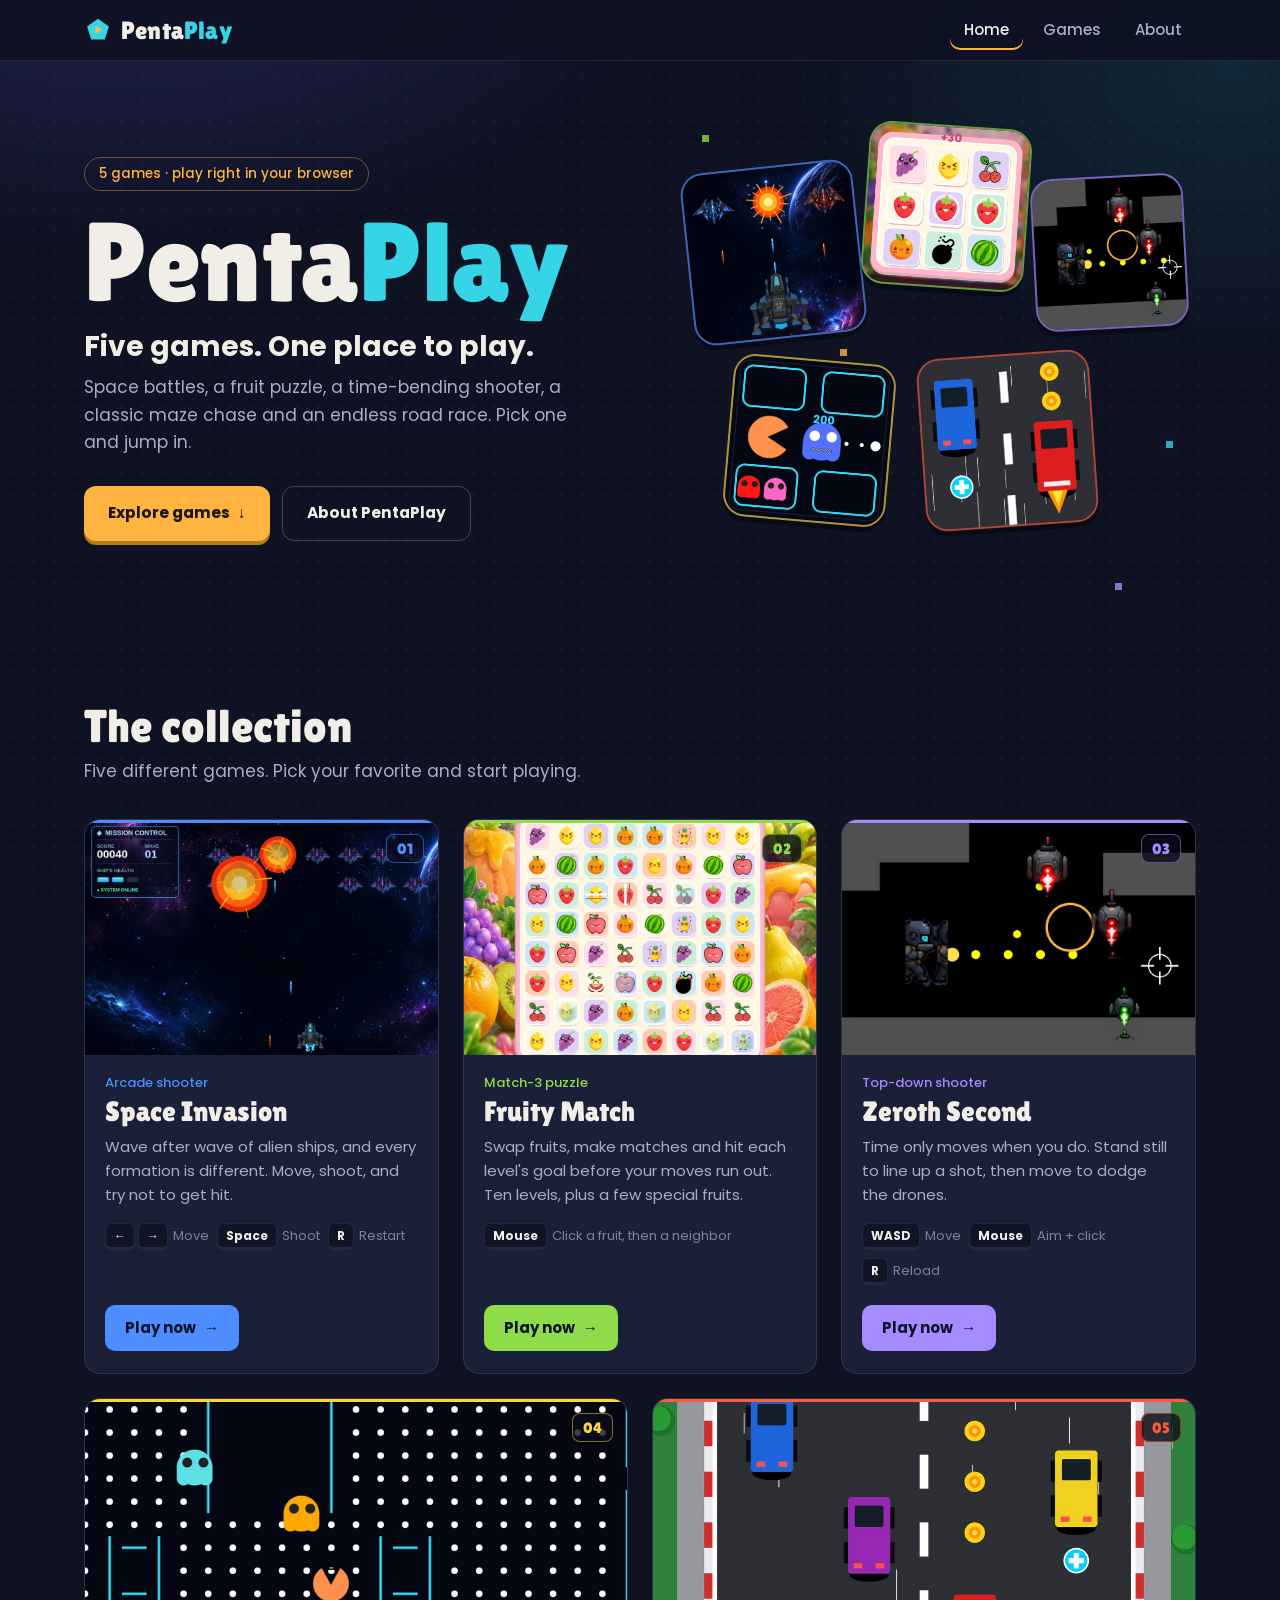
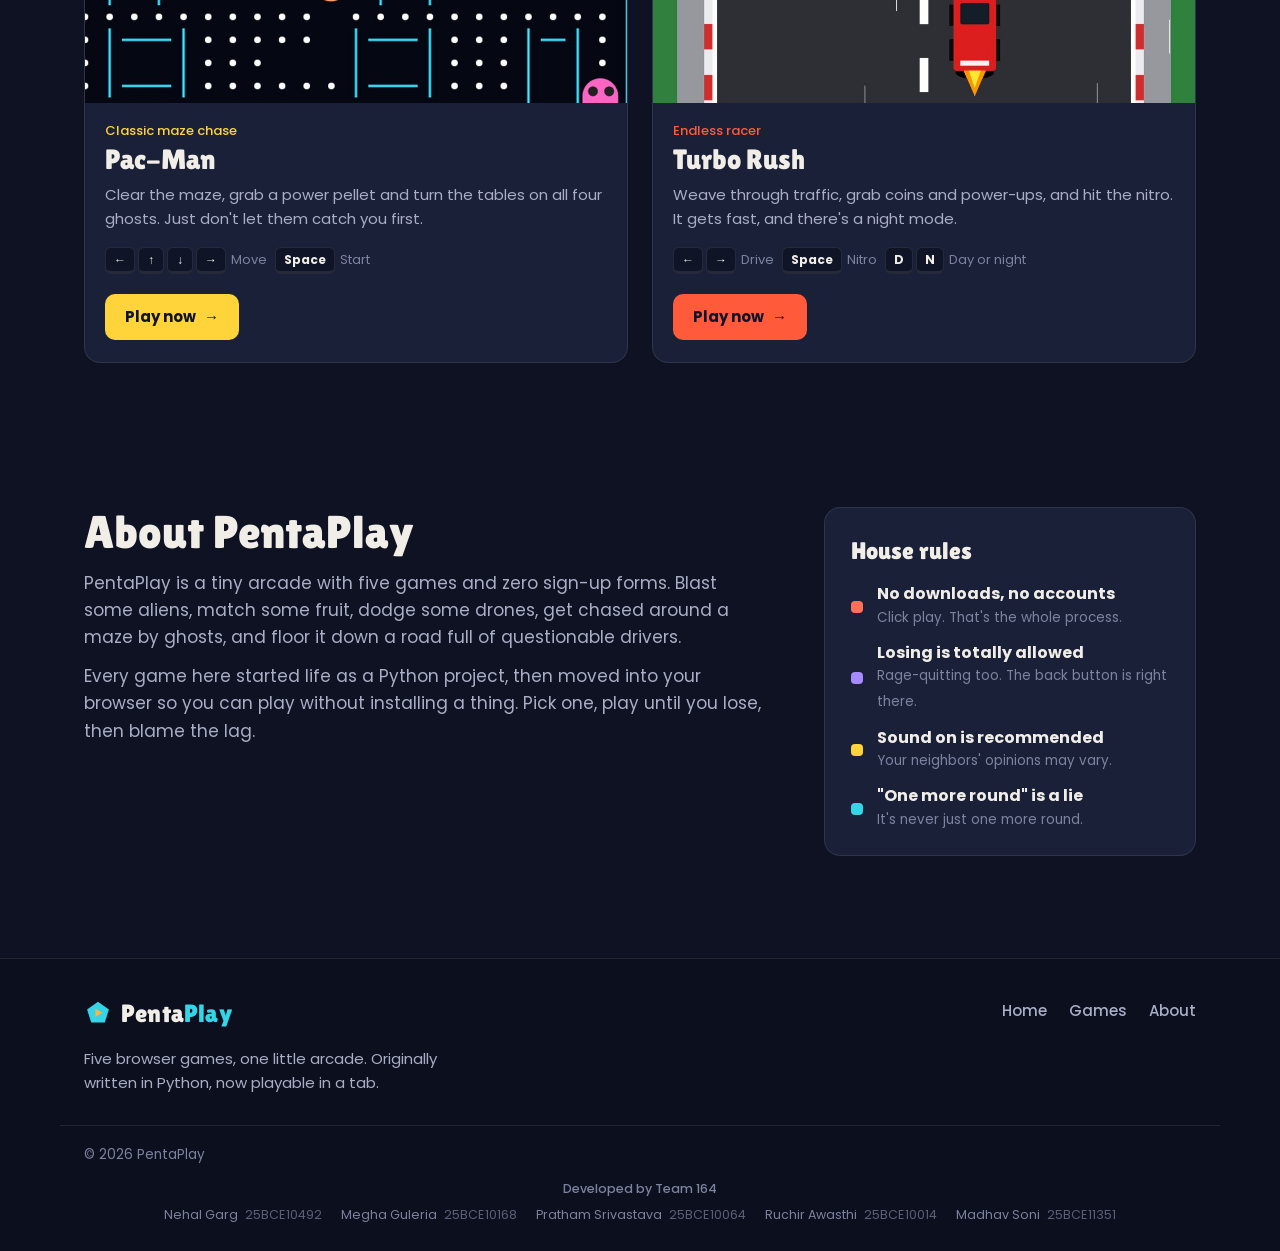
<file: index.html>
<!DOCTYPE html>
<html lang="en">
<head>
<meta charset="utf-8">
<meta name="viewport" content="width=device-width, initial-scale=1">
<title>PentaPlay – Five browser games, one place to play</title>
<meta name="description" content="PentaPlay is a small collection of five browser games: Space Invasion, Fruity Match, Zeroth Second, Pac-Man and Turbo Rush. No install, just pick one and play.">
<meta name="theme-color" content="#0e1222">
<meta property="og:title" content="PentaPlay">
<meta property="og:description" content="Five browser games, one place to play.">
<meta property="og:image" content="assets/shared/space-invasion-thumb.jpg">
<link rel="icon" href="assets/logo/favicon.svg" type="image/svg+xml">
<link rel="preconnect" href="https://fonts.googleapis.com">
<link rel="preconnect" href="https://fonts.gstatic.com" crossorigin>
<link href="https://fonts.googleapis.com/css2?family=Lilita+One&display=swap" rel="stylesheet">
<link rel="stylesheet" href="css/style.css">
</head>
<body>

<header class="nav" id="top">
  <div class="wrap nav-inner">
    <a class="logo" href="#home" aria-label="PentaPlay home">
      <svg class="logo-mark" viewBox="0 0 64 64" aria-hidden="true"><polygon points="32,6 57,24.2 47.5,53.6 16.5,53.6 7,24.2" fill="#35d4e6"/><polygon points="26,22 26,41 42,31.5" fill="#ffb340"/></svg>
      <span>Penta<b>Play</b></span>
    </a>
    <button class="nav-toggle" aria-label="Menu" aria-expanded="false" aria-controls="menu"><span></span><span></span><span></span></button>
    <nav id="menu" class="menu">
      <a href="#home" data-link="home">Home</a>
      <a href="#games" data-link="games">Games</a>
      <a href="#about" data-link="about">About</a>
    </nav>
  </div>
</header>

<main>
<section class="hero" id="home">
  <div class="wrap hero-grid">
    <div class="hero-copy">
      <p class="eyebrow">5 games · play right in your browser</p>
      <h1 class="wordmark">Penta<span>Play</span></h1>
      <p class="tagline">Five games. One place to play.</p>
      <p class="lead">Space battles, a fruit puzzle, a time-bending shooter, a classic maze chase and an endless road race. Pick one and jump in.</p>
      <div class="cta">
        <a class="btn btn-primary" href="#games">Explore games <span aria-hidden="true">↓</span></a>
        <a class="btn btn-ghost" href="#about">About PentaPlay</a>
      </div>
    </div>

    <div class="hero-art" aria-hidden="true">
      <i class="spark s1"></i><i class="spark s2"></i><i class="spark s3"></i><i class="spark s4"></i>
      <a class="tile t-space" href="games/space-invasion/index.html" tabindex="-1"><img class="art" src="assets/shared/tile-space.jpg" alt="" width="480" height="480"></a>
      <a class="tile t-fruit" href="games/fruity-match/index.html" tabindex="-1"><img class="art" src="assets/shared/tile-fruity.jpg" alt="" width="480" height="480"></a>
      <a class="tile t-zero" href="games/zeroth-second/index.html" tabindex="-1"><img class="art" src="assets/shared/tile-zeroth.jpg" alt="" width="480" height="480"></a>
      <a class="tile t-pac" href="games/pac-man/index.html" tabindex="-1"><img class="art" src="assets/shared/tile-pac.jpg" alt="" width="480" height="480"></a>
      <a class="tile t-turbo" href="games/turbo-rush/index.html" tabindex="-1"><img class="art" src="assets/shared/tile-turbo.jpg" alt="" width="480" height="480"></a>
    </div>
  </div>
</section>

<section class="section" id="games">
  <div class="wrap">
    <div class="section-head">
      <h2>The collection</h2>
      <p>Five different games. Pick your favorite and start playing.</p>
    </div>

    <div class="grid">
      <article class="card c-space" style="--accent:var(--c-space)">
        <a class="media" href="games/space-invasion/index.html" tabindex="-1" aria-hidden="true">
          <img src="assets/shared/space-invasion-thumb.jpg" width="960" height="640" loading="lazy" alt="Space Invasion gameplay: a ship firing at alien formations, with a big explosion">
          <span class="num">01</span>
        </a>
        <div class="body">
          <p class="genre">Arcade shooter</p>
          <h3>Space Invasion</h3>
          <p class="desc">Wave after wave of alien ships, and every formation is different. Move, shoot, and try not to get hit.</p>
          <p class="keys"><span class="k"><kbd>←</kbd><kbd>→</kbd> Move</span><span class="k"><kbd>Space</kbd> Shoot</span><span class="k"><kbd>R</kbd> Restart</span></p>
          <a class="play" href="games/space-invasion/index.html">Play now <span aria-hidden="true">→</span></a>
        </div>
      </article>

      <article class="card c-fruit" style="--accent:var(--c-fruit)">
        <a class="media" href="games/fruity-match/index.html" tabindex="-1" aria-hidden="true">
          <img src="assets/shared/fruity-match-thumb.jpg" width="960" height="640" loading="lazy" alt="Fruity Match board with fruits, ice blocks and special fruits">
          <span class="num">02</span>
        </a>
        <div class="body">
          <p class="genre">Match-3 puzzle</p>
          <h3>Fruity Match</h3>
          <p class="desc">Swap fruits, make matches and hit each level's goal before your moves run out. Ten levels, plus a few special fruits.</p>
          <p class="keys"><span class="k"><kbd>Mouse</kbd> Click a fruit, then a neighbor</span></p>
          <a class="play" href="games/fruity-match/index.html">Play now <span aria-hidden="true">→</span></a>
        </div>
      </article>

      <article class="card c-zero" style="--accent:var(--c-zero)">
        <a class="media" href="games/zeroth-second/index.html" tabindex="-1" aria-hidden="true">
          <img src="assets/shared/zeroth-second-thumb.jpg" width="960" height="640" loading="lazy" alt="Zeroth Second artwork: the player shooting at three drones in the arena">
          <span class="num">03</span>
        </a>
        <div class="body">
          <p class="genre">Top-down shooter</p>
          <h3>Zeroth Second</h3>
          <p class="desc">Time only moves when you do. Stand still to line up a shot, then move to dodge the drones.</p>
          <p class="keys"><span class="k"><kbd>WASD</kbd> Move</span><span class="k"><kbd>Mouse</kbd> Aim + click</span><span class="k"><kbd>R</kbd> Reload</span></p>
          <a class="play" href="games/zeroth-second/index.html">Play now <span aria-hidden="true">→</span></a>
        </div>
      </article>

      <article class="card c-pac" style="--accent:var(--c-pac)">
        <a class="media" href="games/pac-man/index.html" tabindex="-1" aria-hidden="true">
          <img src="assets/shared/pac-man-thumb.jpg" width="960" height="640" loading="lazy" alt="Pac-Man in the maze with ghosts nearby">
          <span class="num">04</span>
        </a>
        <div class="body">
          <p class="genre">Classic maze chase</p>
          <h3>Pac-Man</h3>
          <p class="desc">Clear the maze, grab a power pellet and turn the tables on all four ghosts. Just don't let them catch you first.</p>
          <p class="keys"><span class="k"><kbd>←</kbd><kbd>↑</kbd><kbd>↓</kbd><kbd>→</kbd> Move</span><span class="k"><kbd>Space</kbd> Start</span></p>
          <a class="play" href="games/pac-man/index.html">Play now <span aria-hidden="true">→</span></a>
        </div>
      </article>

      <article class="card c-turbo" style="--accent:var(--c-turbo)">
        <a class="media" href="games/turbo-rush/index.html" tabindex="-1" aria-hidden="true">
          <img src="assets/shared/turbo-rush-thumb.jpg" width="960" height="640" loading="lazy" alt="Turbo Rush: a red car on a road with traffic, coins and a shield pickup">
          <span class="num">05</span>
        </a>
        <div class="body">
          <p class="genre">Endless racer</p>
          <h3>Turbo Rush</h3>
          <p class="desc">Weave through traffic, grab coins and power-ups, and hit the nitro. It gets fast, and there's a night mode.</p>
          <p class="keys"><span class="k"><kbd>←</kbd><kbd>→</kbd> Drive</span><span class="k"><kbd>Space</kbd> Nitro</span><span class="k"><kbd>D</kbd><kbd>N</kbd> Day or night</span></p>
          <a class="play" href="games/turbo-rush/index.html">Play now <span aria-hidden="true">→</span></a>
        </div>
      </article>
    </div>
  </div>
</section>

<section class="section about" id="about">
  <div class="wrap about-grid">
    <div class="about-copy">
      <h2>About PentaPlay</h2>
      <p>PentaPlay is a tiny arcade with five games and zero sign-up forms. Blast some aliens, match some fruit, dodge some drones, get chased around a maze by ghosts, and floor it down a road full of questionable drivers.</p>
      <p>Every game here started life as a Python project, then moved into your browser so you can play without installing a thing. Pick one, play until you lose, then blame the lag.</p>
    </div>
    <div class="stack">
      <h3>House rules</h3>
      <ul>
        <li><span class="dot d1"></span><div><b>No downloads, no accounts</b><small>Click play. That's the whole process.</small></div></li>
        <li><span class="dot d2"></span><div><b>Losing is totally allowed</b><small>Rage-quitting too. The back button is right there.</small></div></li>
        <li><span class="dot d3"></span><div><b>Sound on is recommended</b><small>Your neighbors' opinions may vary.</small></div></li>
        <li><span class="dot d4"></span><div><b>"One more round" is a lie</b><small>It's never just one more round.</small></div></li>
      </ul>
    </div>
  </div>
</section>
</main>

<footer class="footer">
  <div class="wrap foot-grid">
    <div>
      <a class="logo" href="#home" aria-label="PentaPlay home">
        <svg class="logo-mark" viewBox="0 0 64 64" aria-hidden="true"><polygon points="32,6 57,24.2 47.5,53.6 16.5,53.6 7,24.2" fill="#35d4e6"/><polygon points="26,22 26,41 42,31.5" fill="#ffb340"/></svg>
        <span>Penta<b>Play</b></span>
      </a>
      <p class="foot-note">Five browser games, one little arcade. Originally written in Python, now playable in a tab.</p>
    </div>
    <nav class="foot-links" aria-label="Footer">
      <a href="#home">Home</a><a href="#games">Games</a><a href="#about">About</a>
    </nav>
  </div>
  <div class="wrap copy"><span>© 2026 PentaPlay</span></div>
  <div class="wrap credits">
    <p>Developed by Team 164</p>
    <ul><li>Nehal Garg <span>25BCE10492</span></li><li>Megha Guleria <span>25BCE10168</span></li><li>Pratham Srivastava <span>25BCE10064</span></li><li>Ruchir Awasthi <span>25BCE10014</span></li><li>Madhav Soni <span>25BCE11351</span></li></ul>
  </div>
</footer>

<script src="js/main.js"></script>
</body>
</html>
</file>
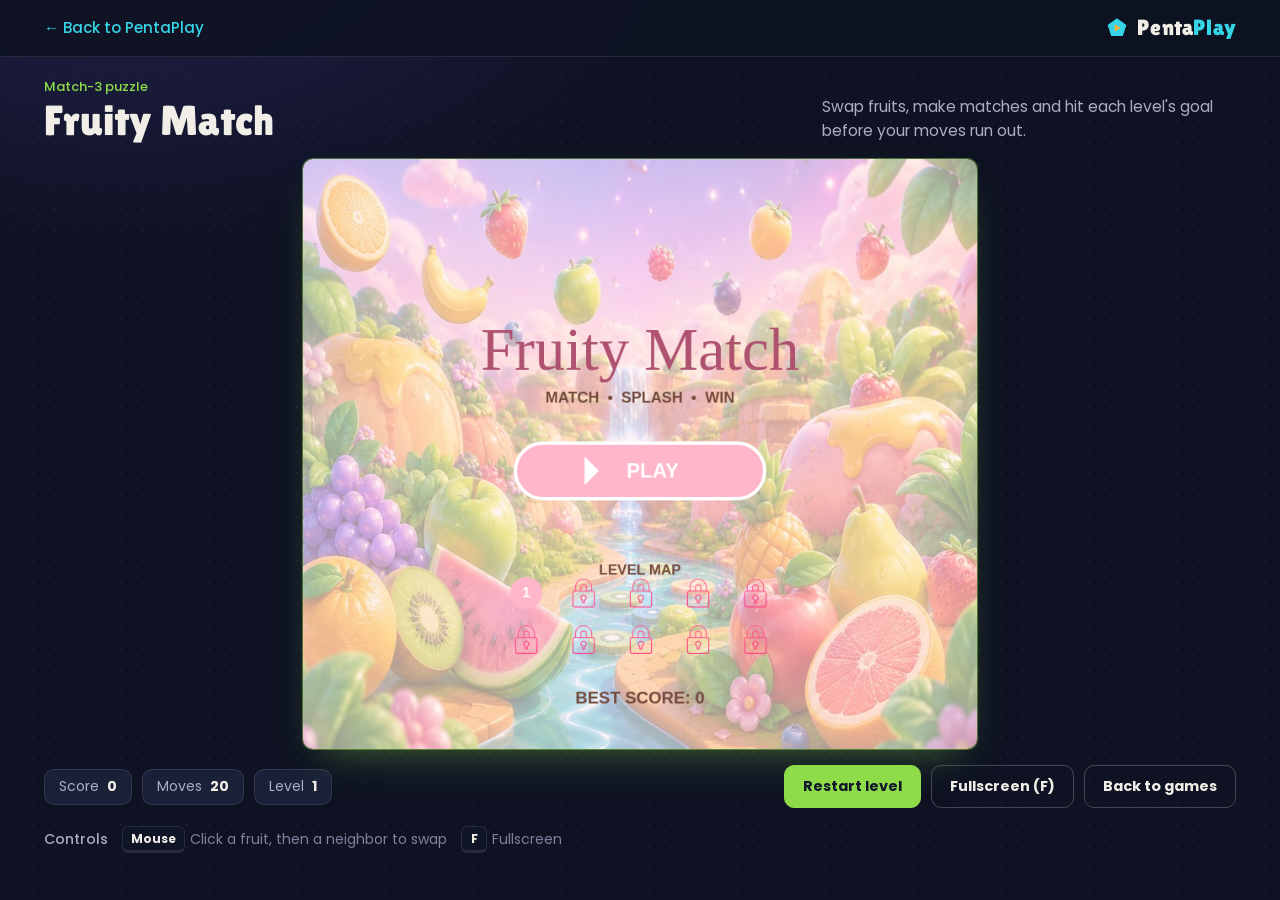
<file: games/fruity-match/index.html>
<!DOCTYPE html>
<html lang="en">
<head>
<meta charset="utf-8">
<meta name="viewport" content="width=device-width, initial-scale=1">
<title>Fruity Match – PentaPlay</title>
<meta name="description" content="Play Fruity Match in your browser on PentaPlay. Swap fruits, make matches and hit each level's goal before your moves run out.">
<meta name="theme-color" content="#0e1222">
<link rel="icon" href="../../assets/logo/favicon.svg" type="image/svg+xml">
<link rel="preconnect" href="https://fonts.googleapis.com">
<link rel="preconnect" href="https://fonts.gstatic.com" crossorigin>
<link href="https://fonts.googleapis.com/css2?family=Lilita+One&display=swap" rel="stylesheet">
<link rel="stylesheet" href="../../css/game-page.css">
<link rel="stylesheet" href="style.css">
</head>
<body>
<header class="gbar"><div class="gwrap gbar-in">
  <a class="back" href="../../index.html">← Back to PentaPlay</a>
  <a class="logo" href="../../index.html" aria-label="PentaPlay home"><svg viewBox="0 0 64 64" aria-hidden="true"><polygon points="32,6 57,24.2 47.5,53.6 16.5,53.6 7,24.2" fill="#35d4e6"/><polygon points="26,22 26,41 42,31.5" fill="#ffb340"/></svg><span>Penta<b>Play</b></span></a>
</div></header>
<main class="gwrap">
  <div class="ghead">
    <div><p class="genre">Match-3 puzzle</p><h1>Fruity Match</h1></div>
    <p class="gdesc">Swap fruits, make matches and hit each level's goal before your moves run out.</p>
  </div>
  <div class="wrap"><canvas id="game" width="800" height="700"></canvas><p id="loading">Loading…</p></div>
  <div class="gfoot">
    <div class="stats"><span>Score <b id="score">0</b></span><span>Moves <b id="moves">0</b></span><span>Level <b id="level">1</b></span></div>
    <div class="gbtns"><button id="restart">Restart level</button><button id="fs">Fullscreen (F)</button><a href="../../index.html#games">Back to games</a></div>
  </div>
  <p class="controls"><span class="lbl">Controls</span><span class="k"><kbd>Mouse</kbd> Click a fruit, then a neighbor to swap</span><span class="k"><kbd>F</kbd> Fullscreen</span></p>
  <p class="note">This game is made for a computer with a keyboard and mouse.</p>
</main>
<script src="logic.js"></script><script src="game.js"></script>
</body>
</html>
</file>
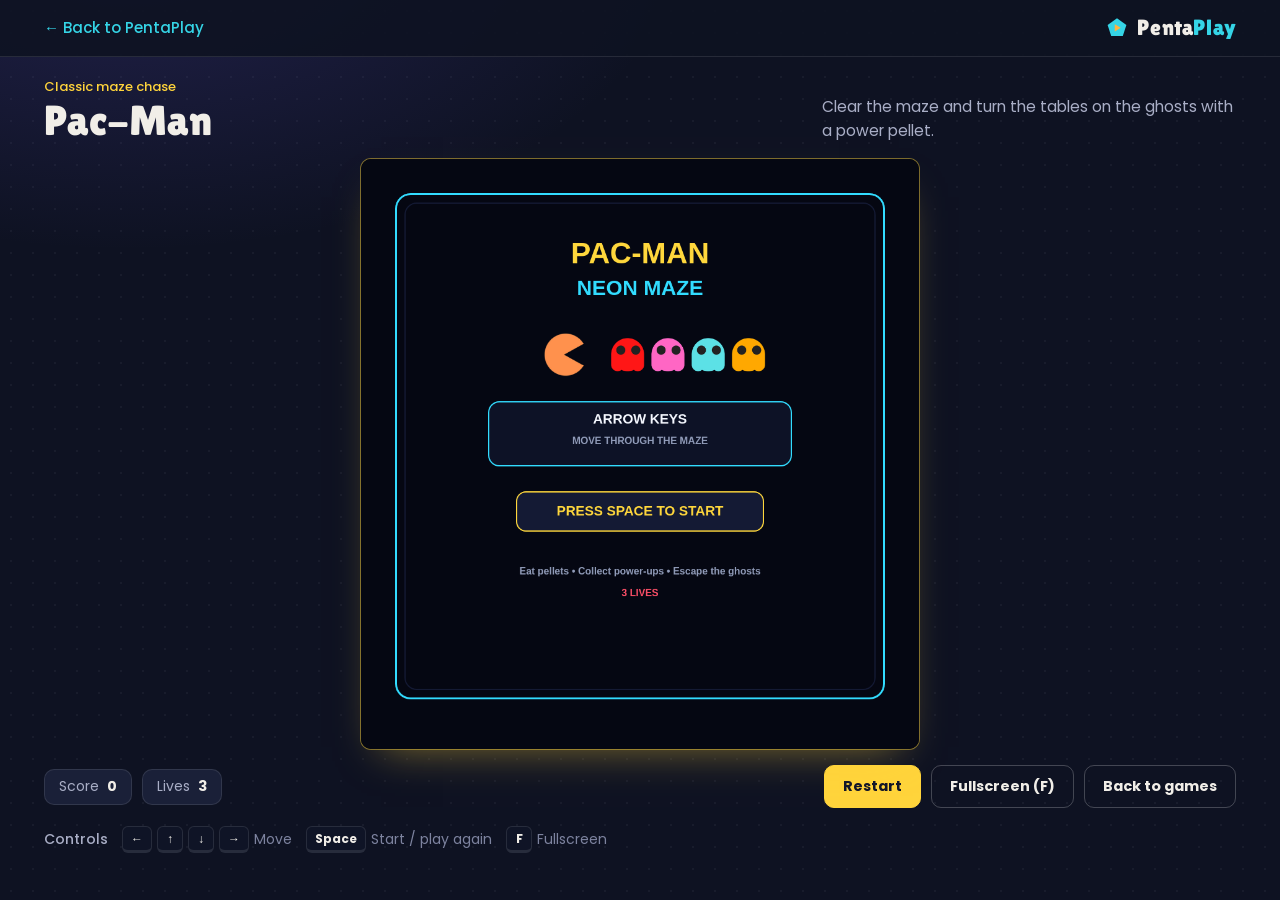
<file: games/pac-man/index.html>
<!DOCTYPE html>
<html lang="en">
<head>
<meta charset="utf-8">
<meta name="viewport" content="width=device-width, initial-scale=1">
<title>Pac-Man – PentaPlay</title>
<meta name="description" content="Play Pac-Man in your browser on PentaPlay. Clear the maze and turn the tables on the ghosts with a power pellet.">
<meta name="theme-color" content="#0e1222">
<link rel="icon" href="../../assets/logo/favicon.svg" type="image/svg+xml">
<link rel="preconnect" href="https://fonts.googleapis.com">
<link rel="preconnect" href="https://fonts.gstatic.com" crossorigin>
<link href="https://fonts.googleapis.com/css2?family=Lilita+One&display=swap" rel="stylesheet">
<link rel="stylesheet" href="../../css/game-page.css">
<link rel="stylesheet" href="style.css">
</head>
<body>
<header class="gbar"><div class="gwrap gbar-in">
  <a class="back" href="../../index.html">← Back to PentaPlay</a>
  <a class="logo" href="../../index.html" aria-label="PentaPlay home"><svg viewBox="0 0 64 64" aria-hidden="true"><polygon points="32,6 57,24.2 47.5,53.6 16.5,53.6 7,24.2" fill="#35d4e6"/><polygon points="26,22 26,41 42,31.5" fill="#ffb340"/></svg><span>Penta<b>Play</b></span></a>
</div></header>
<main class="gwrap">
  <div class="ghead">
    <div><p class="genre">Classic maze chase</p><h1>Pac-Man</h1></div>
    <p class="gdesc">Clear the maze and turn the tables on the ghosts with a power pellet.</p>
  </div>
  <div class="wrap"><canvas id="game" width="900" height="950"></canvas><p id="loading">Loading…</p></div>
  <div class="gfoot">
    <div class="stats"><span>Score <b id="score">0</b></span><span>Lives <b id="lives">3</b></span></div>
    <div class="gbtns"><button id="restart">Restart</button><button id="fs">Fullscreen (F)</button><a href="../../index.html#games">Back to games</a></div>
  </div>
  <p class="controls"><span class="lbl">Controls</span><span class="k"><kbd>←</kbd><kbd>↑</kbd><kbd>↓</kbd><kbd>→</kbd> Move</span><span class="k"><kbd>Space</kbd> Start / play again</span><span class="k"><kbd>F</kbd> Fullscreen</span></p>
  <p class="note">This game is made for a computer with a keyboard.</p>
</main>
<script src="board.js"></script><script src="game.js"></script>
</body>
</html>
</file>
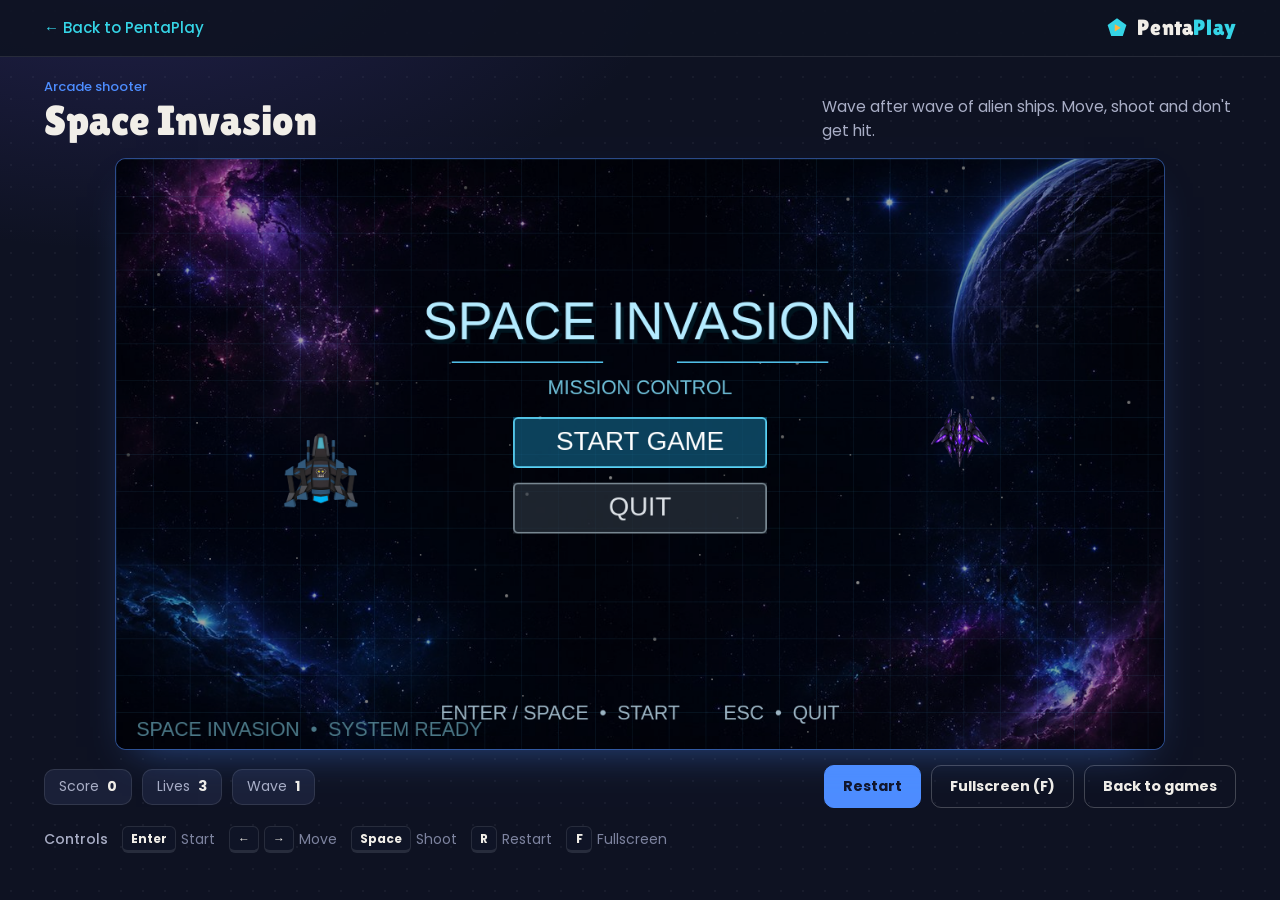
<file: games/space-invasion/index.html>
<!DOCTYPE html>
<html lang="en">
<head>
<meta charset="utf-8">
<meta name="viewport" content="width=device-width, initial-scale=1">
<title>Space Invasion – PentaPlay</title>
<meta name="description" content="Play Space Invasion in your browser on PentaPlay. Wave after wave of alien ships. Move, shoot and don't get hit.">
<meta name="theme-color" content="#0e1222">
<link rel="icon" href="../../assets/logo/favicon.svg" type="image/svg+xml">
<link rel="preconnect" href="https://fonts.googleapis.com">
<link rel="preconnect" href="https://fonts.gstatic.com" crossorigin>
<link href="https://fonts.googleapis.com/css2?family=Lilita+One&display=swap" rel="stylesheet">
<link rel="stylesheet" href="../../css/game-page.css">
<link rel="stylesheet" href="style.css">
</head>
<body>
<header class="gbar"><div class="gwrap gbar-in">
  <a class="back" href="../../index.html">← Back to PentaPlay</a>
  <a class="logo" href="../../index.html" aria-label="PentaPlay home"><svg viewBox="0 0 64 64" aria-hidden="true"><polygon points="32,6 57,24.2 47.5,53.6 16.5,53.6 7,24.2" fill="#35d4e6"/><polygon points="26,22 26,41 42,31.5" fill="#ffb340"/></svg><span>Penta<b>Play</b></span></a>
</div></header>
<main class="gwrap">
  <div class="ghead">
    <div><p class="genre">Arcade shooter</p><h1>Space Invasion</h1></div>
    <p class="gdesc">Wave after wave of alien ships. Move, shoot and don't get hit.</p>
  </div>
  <div class="wrap"><canvas id="game" width="1280" height="720"></canvas><p id="loading">Loading…</p></div>
  <div class="gfoot">
    <div class="stats"><span>Score <b id="score">0</b></span><span>Lives <b id="lives">3</b></span><span>Wave <b id="wave">1</b></span></div>
    <div class="gbtns"><button id="restart">Restart</button><button id="fs">Fullscreen (F)</button><a href="../../index.html#games">Back to games</a></div>
  </div>
  <p class="controls"><span class="lbl">Controls</span><span class="k"><kbd>Enter</kbd> Start</span><span class="k"><kbd>←</kbd><kbd>→</kbd> Move</span><span class="k"><kbd>Space</kbd> Shoot</span><span class="k"><kbd>R</kbd> Restart</span><span class="k"><kbd>F</kbd> Fullscreen</span></p>
  <p class="note">This game is made for a computer with a keyboard.</p>
</main>
<script src="engine.js"></script><script src="entities.js"></script><script src="game.js"></script>
</body>
</html>
</file>
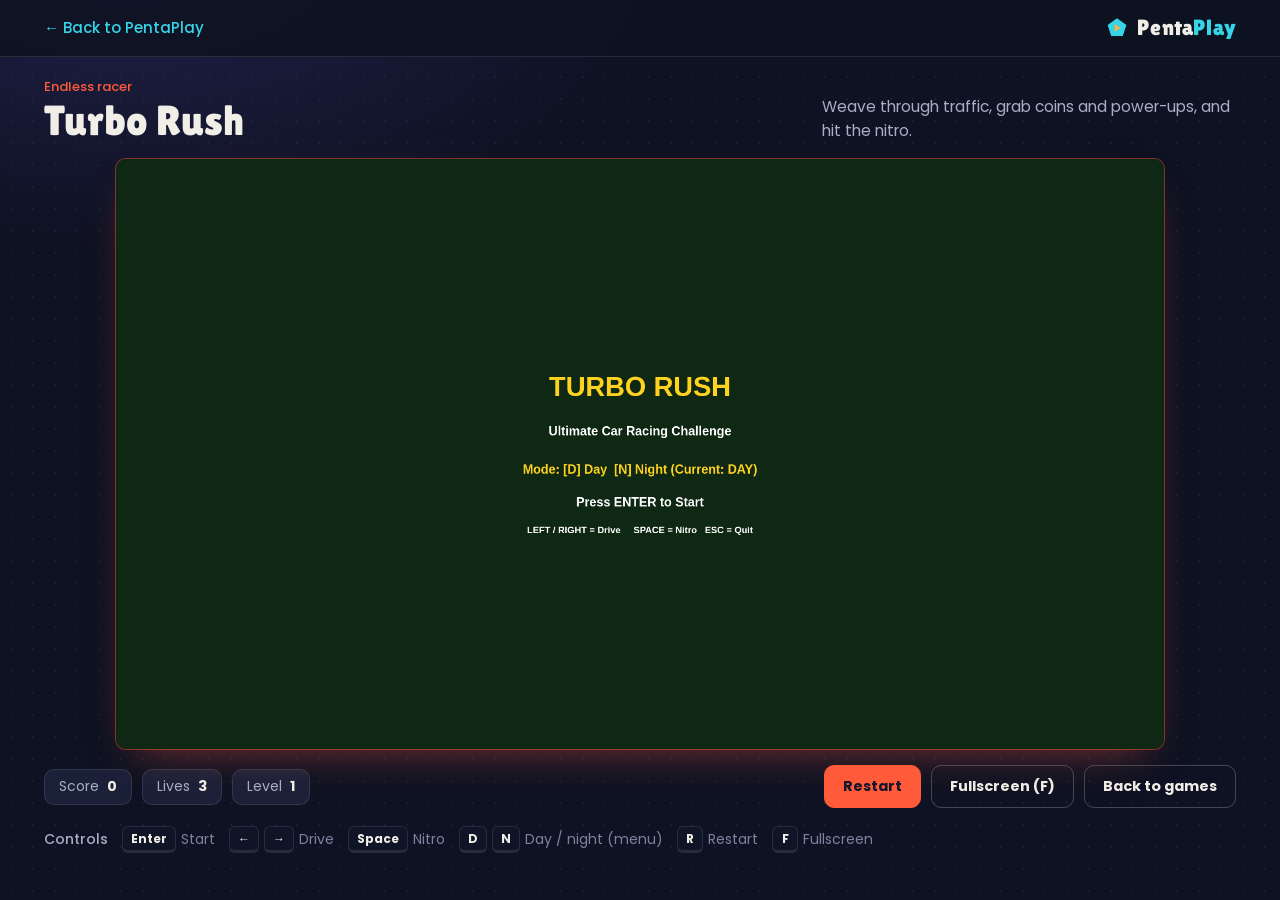
<file: games/turbo-rush/index.html>
<!DOCTYPE html>
<html lang="en">
<head>
<meta charset="utf-8">
<meta name="viewport" content="width=device-width, initial-scale=1">
<title>Turbo Rush – PentaPlay</title>
<meta name="description" content="Play Turbo Rush in your browser on PentaPlay. Weave through traffic, grab coins and power-ups, and hit the nitro.">
<meta name="theme-color" content="#0e1222">
<link rel="icon" href="../../assets/logo/favicon.svg" type="image/svg+xml">
<link rel="preconnect" href="https://fonts.googleapis.com">
<link rel="preconnect" href="https://fonts.gstatic.com" crossorigin>
<link href="https://fonts.googleapis.com/css2?family=Lilita+One&display=swap" rel="stylesheet">
<link rel="stylesheet" href="../../css/game-page.css">
<link rel="stylesheet" href="style.css">
</head>
<body>
<header class="gbar"><div class="gwrap gbar-in">
  <a class="back" href="../../index.html">← Back to PentaPlay</a>
  <a class="logo" href="../../index.html" aria-label="PentaPlay home"><svg viewBox="0 0 64 64" aria-hidden="true"><polygon points="32,6 57,24.2 47.5,53.6 16.5,53.6 7,24.2" fill="#35d4e6"/><polygon points="26,22 26,41 42,31.5" fill="#ffb340"/></svg><span>Penta<b>Play</b></span></a>
</div></header>
<main class="gwrap">
  <div class="ghead">
    <div><p class="genre">Endless racer</p><h1>Turbo Rush</h1></div>
    <p class="gdesc">Weave through traffic, grab coins and power-ups, and hit the nitro.</p>
  </div>
  <div class="wrap"><canvas id="game" width="1920" height="1080"></canvas><p id="loading">Loading…</p></div>
  <div class="gfoot">
    <div class="stats"><span>Score <b id="score">0</b></span><span>Lives <b id="lives">3</b></span><span>Level <b id="level">1</b></span></div>
    <div class="gbtns"><button id="restart">Restart</button><button id="fs">Fullscreen (F)</button><a href="../../index.html#games">Back to games</a></div>
  </div>
  <p class="controls"><span class="lbl">Controls</span><span class="k"><kbd>Enter</kbd> Start</span><span class="k"><kbd>←</kbd><kbd>→</kbd> Drive</span><span class="k"><kbd>Space</kbd> Nitro</span><span class="k"><kbd>D</kbd><kbd>N</kbd> Day / night (menu)</span><span class="k"><kbd>R</kbd> Restart</span><span class="k"><kbd>F</kbd> Fullscreen</span></p>
  <p class="note">This game is made for a computer with a keyboard.</p>
</main>
<script src="entities.js"></script><script src="scenery.js"></script><script src="game.js"></script>
</body>
</html>
</file>
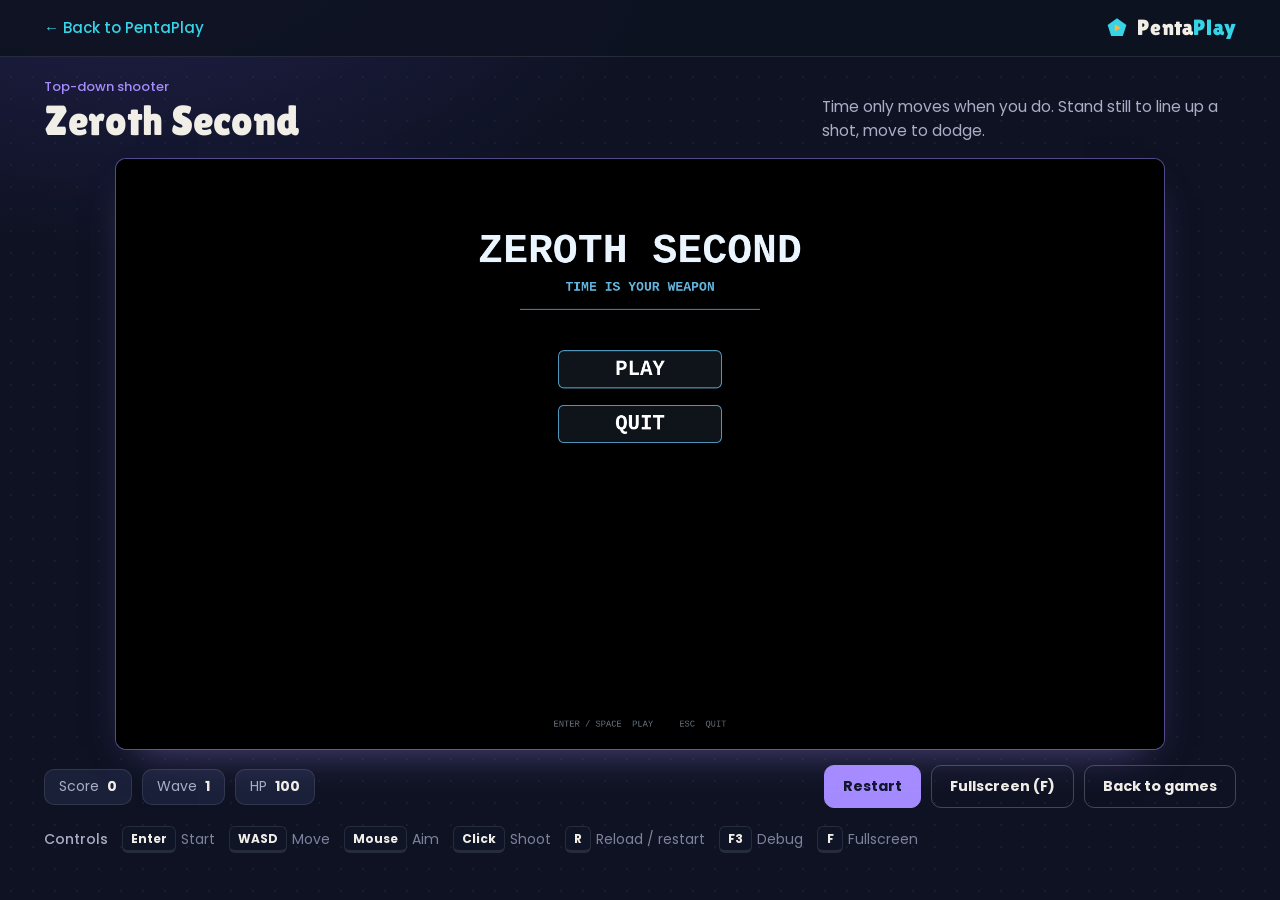
<file: games/zeroth-second/index.html>
<!DOCTYPE html>
<html lang="en">
<head>
<meta charset="utf-8">
<meta name="viewport" content="width=device-width, initial-scale=1">
<title>Zeroth Second – PentaPlay</title>
<meta name="description" content="Play Zeroth Second in your browser on PentaPlay. Time only moves when you do. Stand still to line up a shot, move to dodge.">
<meta name="theme-color" content="#0e1222">
<link rel="icon" href="../../assets/logo/favicon.svg" type="image/svg+xml">
<link rel="preconnect" href="https://fonts.googleapis.com">
<link rel="preconnect" href="https://fonts.gstatic.com" crossorigin>
<link href="https://fonts.googleapis.com/css2?family=Lilita+One&display=swap" rel="stylesheet">
<link rel="stylesheet" href="../../css/game-page.css">
<link rel="stylesheet" href="style.css">
</head>
<body>
<header class="gbar"><div class="gwrap gbar-in">
  <a class="back" href="../../index.html">← Back to PentaPlay</a>
  <a class="logo" href="../../index.html" aria-label="PentaPlay home"><svg viewBox="0 0 64 64" aria-hidden="true"><polygon points="32,6 57,24.2 47.5,53.6 16.5,53.6 7,24.2" fill="#35d4e6"/><polygon points="26,22 26,41 42,31.5" fill="#ffb340"/></svg><span>Penta<b>Play</b></span></a>
</div></header>
<main class="gwrap">
  <div class="ghead">
    <div><p class="genre">Top-down shooter</p><h1>Zeroth Second</h1></div>
    <p class="gdesc">Time only moves when you do. Stand still to line up a shot, move to dodge.</p>
  </div>
  <div class="wrap"><canvas id="game" width="1920" height="1080"></canvas><p id="loading">Loading…</p></div>
  <div class="gfoot">
    <div class="stats"><span>Score <b id="score">0</b></span><span>Wave <b id="wave">1</b></span><span>HP <b id="hp">100</b></span></div>
    <div class="gbtns"><button id="restart">Restart</button><button id="fs">Fullscreen (F)</button><a href="../../index.html#games">Back to games</a></div>
  </div>
  <p class="controls"><span class="lbl">Controls</span><span class="k"><kbd>Enter</kbd> Start</span><span class="k"><kbd>WASD</kbd> Move</span><span class="k"><kbd>Mouse</kbd> Aim</span><span class="k"><kbd>Click</kbd> Shoot</span><span class="k"><kbd>R</kbd> Reload / restart</span><span class="k"><kbd>F3</kbd> Debug</span><span class="k"><kbd>F</kbd> Fullscreen</span></p>
  <p class="note">This game is made for a computer with a keyboard and mouse.</p>
</main>
<script src="world.js"></script><script src="entities.js"></script><script src="game.js"></script>
</body>
</html>
</file>
<file: css/style.css>
/* PentaPlay: homepage styles.  Fonts: Poppins is bundled (assets/fonts); Lilita One loads from Google Fonts and falls back to Poppins. */
@font-face{font-family:"Poppins";font-weight:400;font-style:normal;font-display:swap;src:url("../assets/fonts/poppins-400.woff") format("woff")}
@font-face{font-family:"Poppins";font-weight:500;font-style:normal;font-display:swap;src:url("../assets/fonts/poppins-500.woff") format("woff")}
@font-face{font-family:"Poppins";font-weight:700;font-style:normal;font-display:swap;src:url("../assets/fonts/poppins-700.woff") format("woff")}

:root{
  --bg:#0e1222; --bg-2:#141a30; --panel:#1a2038; --panel-2:#222a48; --line:rgba(255,255,255,.09);
  --text:#f1eee8; --muted:#a9aec6; --dim:#7d839f;
  --cyan:#35d4e6; --amber:#ffb340; --coral:#ff6f59;
  --c-space:#4d8dff; --c-fruit:#8fdc4a; --c-zero:#a58bff; --c-pac:#ffd43b; --c-turbo:#ff5b3a;
  --display:"Lilita One","Poppins","Segoe UI",Arial,sans-serif; --body:"Poppins","Segoe UI",Arial,sans-serif;
  --radius:16px; --maxw:1160px;
}
*{box-sizing:border-box}
html{scroll-behavior:smooth;scroll-padding-top:72px}
body{margin:0;background:var(--bg);color:var(--text);font-family:var(--body);line-height:1.6;-webkit-font-smoothing:antialiased;overflow-x:hidden}
body::before{content:"";position:fixed;inset:0;z-index:-1;pointer-events:none;
  background:radial-gradient(900px 520px at 10% -8%,rgba(92,78,200,.30),transparent 62%),radial-gradient(720px 480px at 96% 8%,rgba(53,212,230,.11),transparent 62%),
  radial-gradient(rgba(255,255,255,.05) 1px,transparent 1.3px) 0 0/22px 22px}
img{max-width:100%;display:block}
a{color:inherit}
.wrap{width:100%;max-width:var(--maxw);margin:0 auto;padding:0 24px}
:focus-visible{outline:3px solid var(--cyan);outline-offset:3px;border-radius:6px}

/* ---------- navbar ---------- */
.nav{position:sticky;top:0;z-index:20;background:rgba(14,18,34,.88);backdrop-filter:blur(8px);border-bottom:1px solid var(--line)}
.nav-inner{display:flex;align-items:center;justify-content:space-between;height:60px;position:relative}
.logo{display:inline-flex;align-items:center;gap:9px;text-decoration:none;font-family:var(--display);font-size:25px;line-height:1;color:var(--text);letter-spacing:.2px}
.logo b{font-weight:400;color:var(--cyan)}
.logo-mark{width:28px;height:28px}
.menu{display:flex;gap:6px}
.menu a{text-decoration:none;color:var(--muted);font-weight:500;font-size:15px;padding:8px 14px;border-radius:10px;transition:color .2s,background .2s}
.menu a:hover{color:var(--text);background:rgba(255,255,255,.06)}
.menu a.active{color:var(--text);box-shadow:inset 0 -2px 0 var(--amber)}
.nav-toggle{display:none;background:none;border:1px solid var(--line);border-radius:10px;width:42px;height:38px;padding:0;cursor:pointer;flex-direction:column;align-items:center;justify-content:center;gap:4px}
.nav-toggle span{display:block;width:18px;height:2px;background:var(--text);border-radius:2px}

/* ---------- hero ---------- */
.hero{padding:64px 0 56px}
.hero-grid{display:grid;grid-template-columns:1.05fr .95fr;gap:40px;align-items:center}
.eyebrow{display:inline-block;margin:0 0 18px;padding:5px 14px;border:1px solid rgba(255,179,64,.4);border-radius:999px;color:var(--amber);font-size:13.5px;font-weight:500}
.wordmark{margin:0;font-family:var(--display);font-weight:400;font-size:clamp(58px,9vw,112px);line-height:.95;letter-spacing:-.5px}
.wordmark span{color:var(--cyan)}
.tagline{margin:14px 0 10px;font-weight:700;font-size:clamp(20px,2.6vw,28px);line-height:1.25}
.lead{margin:0 0 30px;max-width:46ch;color:var(--muted);font-size:17px}
.cta{display:flex;flex-wrap:wrap;gap:12px}
.btn{display:inline-flex;align-items:center;gap:8px;text-decoration:none;font-weight:700;font-size:15.5px;padding:14px 24px;border-radius:12px;transition:transform .2s,box-shadow .2s,border-color .2s,background .2s}
.btn-primary{background:var(--amber);color:#1a1405;box-shadow:0 4px 0 #b97a14}
.btn-primary:hover{transform:translateY(-2px);box-shadow:0 6px 0 #b97a14,0 14px 24px -10px rgba(255,179,64,.5)}
.btn-primary:active{transform:translateY(2px);box-shadow:0 1px 0 #b97a14}
.btn-ghost{border:1.5px solid rgba(255,255,255,.22);color:var(--text)}
.btn-ghost:hover{border-color:var(--cyan);color:var(--cyan)}

.hero-art{position:relative;container-type:inline-size;width:100%;max-width:520px;aspect-ratio:500/440;justify-self:end}
.tile{position:absolute;display:grid;place-items:center;border-radius:4.4cqw;text-decoration:none;
  background:color-mix(in srgb,var(--accent) 24%,#171c33);border:2px solid color-mix(in srgb,var(--accent) 55%,transparent);
  box-shadow:0 1cqw 0 rgba(0,0,0,.38);transform:rotate(var(--r));transition:transform .25s,box-shadow .25s}
.tile{overflow:hidden}
.tile .art{display:block;width:100%;height:100%;object-fit:cover}
.tile:hover{transform:rotate(0) translateY(-.8cqw);box-shadow:0 1.8cqw 0 rgba(0,0,0,.38)}
.t-space{--accent:var(--c-space);--r:-6deg;left:0;top:8cqw;width:34cqw;height:34cqw}
.t-fruit{--accent:var(--c-fruit);--r:4deg;left:35cqw;top:0;width:32cqw;height:32cqw}
.t-zero{--accent:var(--c-zero);--r:-3deg;left:68cqw;top:10cqw;width:30cqw;height:30cqw}
.t-pac{--accent:var(--c-pac);--r:5deg;left:8cqw;top:46cqw;width:32cqw;height:32cqw}
.t-turbo{--accent:var(--c-turbo);--r:-4deg;left:46cqw;top:45cqw;width:34cqw;height:34cqw}
.spark{position:absolute;width:1.4cqw;height:1.4cqw;background:var(--cyan);opacity:.8;animation:twinkle 4s ease-in-out infinite}
.s1{left:30cqw;top:44cqw;background:var(--amber)}.s2{left:94cqw;top:62cqw;animation-delay:1.2s}.s3{left:3cqw;top:2cqw;animation-delay:2.1s;background:var(--c-fruit)}.s4{left:84cqw;top:90cqw;animation-delay:.6s;background:var(--c-zero)}
@keyframes twinkle{0%,100%{opacity:.25}50%{opacity:.9}}

/* ---------- sections ---------- */
.section{padding:72px 0}
.section-head{margin-bottom:34px}
.section-head h2,.about h2{margin:0 0 6px;font-family:var(--display);font-weight:400;font-size:clamp(32px,4.4vw,46px);line-height:1.1}
.section-head p{margin:0;color:var(--muted);font-size:17px}

/* ---------- game cards ---------- */
.grid{display:grid;grid-template-columns:repeat(6,1fr);gap:24px}
.card{grid-column:span 2;display:flex;flex-direction:column;background:var(--panel);border:1px solid var(--line);border-radius:var(--radius);overflow:hidden;position:relative;
  transition:transform .25s,border-color .25s,box-shadow .25s}
.card:nth-child(n+4){grid-column:span 3}
.card::before{content:"";position:absolute;left:0;right:0;top:0;height:3px;background:var(--accent);z-index:2}
.card:hover,.card:focus-within{transform:translateY(-5px);border-color:color-mix(in srgb,var(--accent) 70%,transparent);box-shadow:0 18px 34px -18px color-mix(in srgb,var(--accent) 55%,transparent)}
.media{position:relative;display:block;aspect-ratio:3/2;overflow:hidden;background:#0a0d1a}
.card:nth-child(n+4) .media{aspect-ratio:16/9}
.media img{width:100%;height:100%;object-fit:cover;transition:transform .6s cubic-bezier(.2,.7,.2,1)}
.card:hover .media img{transform:scale(1.06)}
.media::after{content:"▶";position:absolute;right:14px;bottom:14px;width:44px;height:44px;border-radius:50%;display:grid;place-items:center;background:var(--accent);color:#10142a;font-size:15px;padding-left:3px;
  opacity:0;transform:scale(.7);transition:opacity .25s,transform .25s}
.card:hover .media::after{opacity:1;transform:scale(1)}
.num{position:absolute;right:14px;top:14px;z-index:1;font-family:var(--display);font-size:15px;line-height:1;padding:6px 10px;border-radius:8px;background:rgba(10,13,26,.78);color:var(--accent);border:1px solid color-mix(in srgb,var(--accent) 50%,transparent)}
.body{display:flex;flex-direction:column;flex:1;padding:18px 20px 22px}
.genre{margin:0 0 2px;font-size:13px;font-weight:500;color:var(--accent)}
.card h3{margin:0 0 8px;font-family:var(--display);font-weight:400;font-size:28px;line-height:1.1}
.desc{margin:0 0 16px;color:var(--muted);font-size:15px}
.keys{display:flex;flex-wrap:wrap;align-items:center;gap:8px 2px;margin:0 0 20px;color:var(--dim);font-size:13px}
.keys kbd{font:600 12px/1 var(--body);min-width:26px;text-align:center;padding:6px 8px 5px;border-radius:6px;background:#0f1426;color:var(--text);border:1px solid var(--line);border-bottom-width:3px}
.keys .k{display:inline-flex;align-items:center;gap:5px;white-space:nowrap;margin-right:6px}.keys .k kbd+kbd{margin-left:-2px}
.play{margin-top:auto;align-self:flex-start;display:inline-flex;align-items:center;gap:8px;text-decoration:none;font-weight:700;font-size:15px;padding:11px 20px;border-radius:10px;background:var(--accent);color:#10142a;transition:transform .2s,filter .2s}
.play span{transition:transform .2s}
.play:hover{filter:brightness(1.08)}
.card:hover .play span,.play:hover span{transform:translateX(5px)}

/* ---------- about ---------- */
.about-grid{display:grid;grid-template-columns:1.3fr .7fr;gap:48px;align-items:start}
.about-copy p{margin:12px 0 0;color:var(--muted);font-size:17px;max-width:62ch}
.stack{background:var(--panel);border:1px solid var(--line);border-radius:var(--radius);padding:24px 26px}
.stack h3{margin:0 0 14px;font-family:var(--display);font-weight:400;font-size:24px}
.stack ul{list-style:none;margin:0;padding:0;display:grid;gap:14px}
.stack li{display:flex;gap:14px;align-items:center}
.stack b{display:block;line-height:1.2}.stack small{color:var(--dim);font-size:13.5px}
.dot{flex:none;width:12px;height:12px;border-radius:4px}
.d1{background:var(--coral)}.d2{background:var(--c-zero)}.d3{background:var(--c-pac)}.d4{background:var(--cyan)}

/* ---------- footer ---------- */
.footer{border-top:1px solid var(--line);margin-top:30px;padding:40px 0 26px;background:rgba(10,13,26,.5)}
.foot-grid{display:flex;justify-content:space-between;gap:28px;flex-wrap:wrap}
.foot-note{margin:12px 0 0;color:var(--muted);max-width:42ch;font-size:15px}
.foot-links{display:flex;gap:22px;align-items:flex-start}
.foot-links a{text-decoration:none;color:var(--muted);font-weight:500;font-size:15px}.foot-links a:hover{color:var(--cyan)}
.copy{margin-top:30px;padding-top:18px;border-top:1px solid var(--line);color:var(--dim);font-size:13.5px}

.credits{margin-top:14px;text-align:center;color:var(--dim);font-size:12.5px}
.credits p{margin:0 0 6px;font-weight:500}
.credits ul{list-style:none;margin:0;padding:0;display:flex;flex-wrap:wrap;justify-content:center;gap:4px 18px}
.credits li{white-space:nowrap}
.credits li span{margin-left:4px;opacity:.7;letter-spacing:.2px}

/* ---------- responsive ---------- */
@media (max-width:1000px){
  .grid{grid-template-columns:repeat(2,1fr)}
  .card,.card:nth-child(n+4){grid-column:span 1}
  .card:nth-child(n+4) .media{aspect-ratio:3/2}
  .card:nth-child(5){grid-column:span 2}.card:nth-child(5) .media{aspect-ratio:16/9}
}
@media (max-width:900px){
  .hero{padding:44px 0 56px}
  .hero-grid{grid-template-columns:1fr;gap:34px}
  .hero-art{justify-self:center;max-width:460px}
  .about-grid{grid-template-columns:1fr;gap:28px}
}
@media (max-width:720px){
  .nav-toggle{display:flex}
  .menu{display:none;position:absolute;left:12px;right:12px;top:64px;flex-direction:column;gap:2px;padding:10px;background:var(--panel);border:1px solid var(--line);border-radius:14px;box-shadow:0 18px 40px -12px rgba(0,0,0,.6)}
  .menu.open{display:flex}
  .menu a{padding:12px 14px}
  .menu a.active{box-shadow:none;background:rgba(255,255,255,.07)}
  .wrap{padding:0 18px}
  .section{padding:52px 0}
}
@media (max-width:640px){
  .grid{grid-template-columns:1fr}
  .card:nth-child(5){grid-column:span 1}.card:nth-child(5) .media{aspect-ratio:3/2}
  .btn{padding:13px 20px}
}
@media (prefers-reduced-motion:reduce){*{animation:none!important;transition:none!important;scroll-behavior:auto!important}}
</file>
<file: css/game-page.css>
/* PentaPlay: shared styles for the five game pages. Each game's own style.css only sets its accent colour and canvas ratio. */
@font-face{font-family:"Poppins";font-weight:400;font-display:swap;src:url("../assets/fonts/poppins-400.woff") format("woff")}
@font-face{font-family:"Poppins";font-weight:500;font-display:swap;src:url("../assets/fonts/poppins-500.woff") format("woff")}
@font-face{font-family:"Poppins";font-weight:700;font-display:swap;src:url("../assets/fonts/poppins-700.woff") format("woff")}
:root{--bg:#0e1222;--panel:#1a2038;--line:rgba(255,255,255,.1);--text:#f1eee8;--muted:#a9aec6;--dim:#7d839f;--cyan:#35d4e6;--amber:#ffb340;
  --display:"Lilita One","Poppins","Segoe UI",Arial,sans-serif;--body:"Poppins","Segoe UI",Arial,sans-serif}
*{box-sizing:border-box}
body{margin:0;min-height:100vh;background:var(--bg);color:var(--text);font-family:var(--body);line-height:1.55;-webkit-font-smoothing:antialiased;overflow-x:hidden;
  background-image:radial-gradient(900px 520px at 10% -8%,rgba(92,78,200,.26),transparent 62%),radial-gradient(rgba(255,255,255,.045) 1px,transparent 1.3px);background-size:auto,22px 22px}
a{color:inherit}
:focus-visible{outline:3px solid var(--cyan);outline-offset:3px;border-radius:6px}
.gwrap{width:100%;max-width:1240px;margin:0 auto;padding:0 24px}

.gbar{background:rgba(14,18,34,.9);border-bottom:1px solid var(--line)}
.gbar-in{display:flex;align-items:center;justify-content:space-between;height:56px}
.back{text-decoration:none;color:var(--cyan);font-weight:500;font-size:15px;padding:8px 12px 8px 0;transition:color .2s}
.back:hover{color:var(--text)}
.logo{display:inline-flex;align-items:center;gap:8px;text-decoration:none;font-family:var(--display);font-size:22px;line-height:1;letter-spacing:.2px}
.logo b{font-weight:400;color:var(--cyan)}.logo svg{width:24px;height:24px}

.ghead{display:flex;align-items:flex-end;justify-content:space-between;gap:12px 32px;flex-wrap:wrap;padding:20px 0 16px}
.genre{margin:0;font-size:13px;font-weight:500;color:var(--accent)}
.ghead h1{margin:0;font-family:var(--display);font-weight:400;font-size:clamp(30px,4.4vw,42px);line-height:1.1}
.gdesc{margin:0;color:var(--muted);font-size:15.5px;max-width:46ch}

.wrap{position:relative;width:min(100%,calc((100vh - var(--chrome,310px)) * var(--ar)));min-width:min(100%,300px);margin:0 auto;background:#000;border-radius:10px;
  box-shadow:0 0 0 1px color-mix(in srgb,var(--accent) 45%,transparent),0 18px 40px -20px color-mix(in srgb,var(--accent) 50%,transparent)}
.wrap canvas{display:block;width:100%;height:auto;border-radius:10px}
#loading{position:absolute;inset:0;display:grid;place-items:center;margin:0;color:var(--muted)}
.wrap:fullscreen{width:100vw;height:100vh;max-width:none;display:grid;place-items:center;border-radius:0;box-shadow:none}
.wrap:fullscreen canvas{width:min(100vw,calc(100vh * var(--ar)));border-radius:0}

.gfoot{display:flex;align-items:center;justify-content:space-between;gap:14px 24px;flex-wrap:wrap;margin-top:16px}
.stats{display:flex;gap:10px;flex-wrap:wrap}
.stats span{background:var(--panel);border:1px solid var(--line);border-radius:10px;padding:6px 14px;color:var(--muted);font-size:14px}
.stats b{color:var(--text);margin-left:4px;font-weight:700}
.gbtns{display:flex;gap:10px;flex-wrap:wrap}
.gbtns button,.gbtns a{font:700 14.5px var(--body);text-decoration:none;cursor:pointer;padding:10px 18px;border-radius:10px;border:1.5px solid rgba(255,255,255,.22);background:transparent;color:var(--text);transition:transform .15s,border-color .2s,color .2s,filter .2s}
.gbtns button:hover,.gbtns a:hover{border-color:var(--accent);color:var(--accent)}
.gbtns #restart{background:var(--accent);border-color:var(--accent);color:#10142a}
.gbtns #restart:hover{color:#10142a;filter:brightness(1.1);transform:translateY(-1px)}
.controls{display:flex;flex-wrap:wrap;gap:8px 14px;align-items:center;margin:18px 0 6px;color:var(--dim);font-size:14px}
.controls .lbl{color:var(--muted);font-weight:500}
.controls .k{display:inline-flex;align-items:center;gap:5px;white-space:nowrap}
.controls kbd{font:600 12px/1 var(--body);min-width:26px;text-align:center;padding:6px 8px 5px;border-radius:6px;background:#0f1426;color:var(--text);border:1px solid var(--line);border-bottom-width:3px}
.note{display:none;margin:4px 0 24px;color:var(--dim);font-size:13.5px}
@media (max-width:720px){.gwrap{padding:0 14px}.note{display:block}.gbar-in .logo span{display:none}}
@media (prefers-reduced-motion:reduce){*{transition:none!important}}
</file>
<file: games/fruity-match/style.css>
/* Fruity Match: accent colour and canvas ratio. Shared layout lives in ../../css/game-page.css */
body{--accent:#8fdc4a;--ar:1.1429}
</file>
<file: games/pac-man/style.css>
/* Pac-Man: accent colour and canvas ratio. Shared layout lives in ../../css/game-page.css */
body{--accent:#ffd43b;--ar:0.9474}
</file>
<file: games/space-invasion/style.css>
/* Space Invasion: accent colour and canvas ratio. Shared layout lives in ../../css/game-page.css */
body{--accent:#4d8dff;--ar:1.7778}
</file>
<file: games/turbo-rush/style.css>
/* Turbo Rush: accent colour and canvas ratio. Shared layout lives in ../../css/game-page.css */
body{--accent:#ff5b3a;--ar:1.7778}
</file>
<file: games/zeroth-second/style.css>
/* Zeroth Second: accent colour and canvas ratio. Shared layout lives in ../../css/game-page.css */
body{--accent:#a58bff;--ar:1.7778}
</file>
